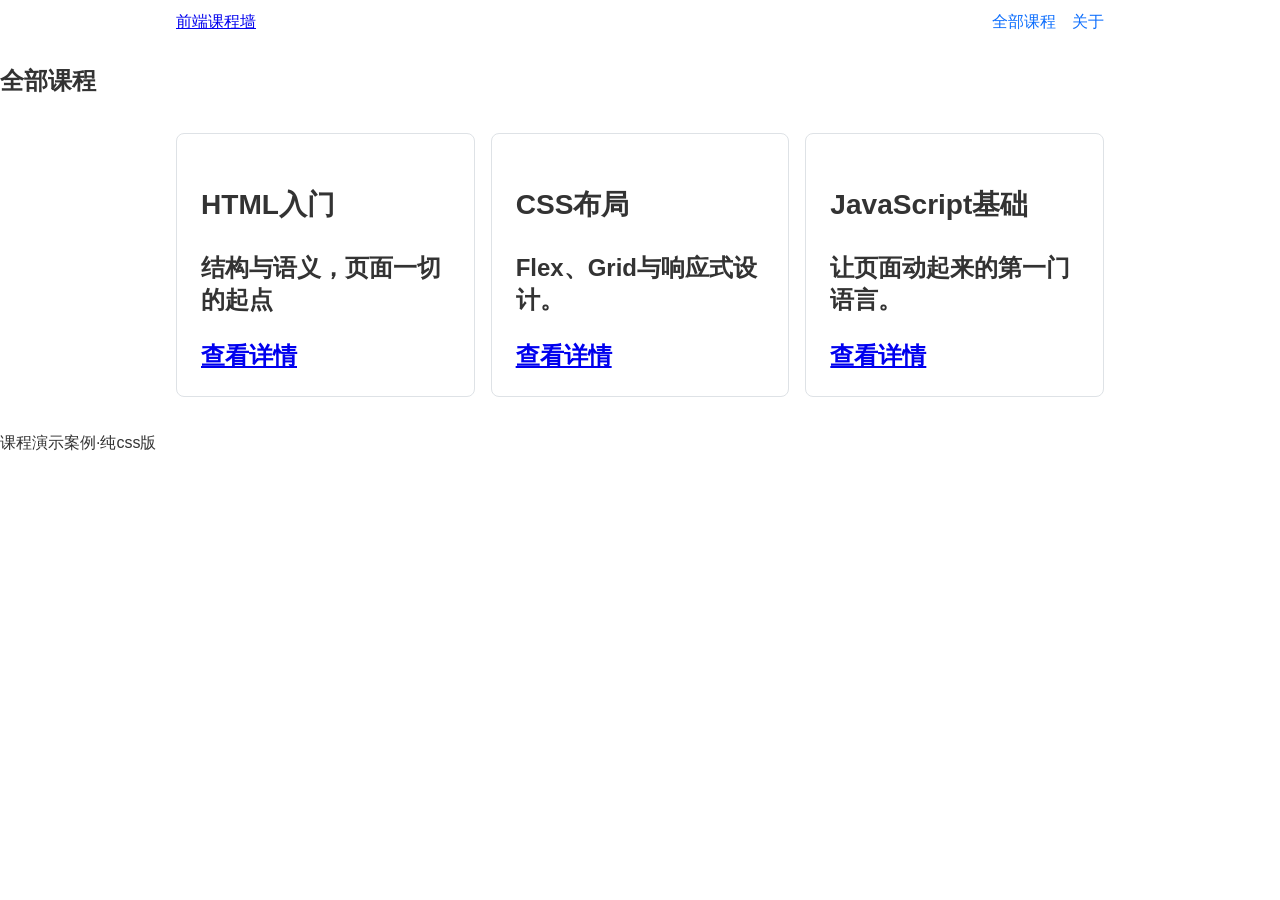
<file: 案例复现/index.html>
<!DOCTYPE html>
<html lang="zh-CN">
    <head>
        <meta charset="UTF-8">
        <meta name="viewport" content="width=device-width,initial-scale=1.0">
        <title>课程展示</title>
        <link rel="stylesheet" href="css/courses.css">
    </head>
    <body>
        <header class="site-header">
            <div class="nav-wrap">
                <a class="logo" href="#">前端课程墙</a>
                <nav class="main-nav">
                    <a href="#courses">全部课程</a>
                    <a href="#about">关于</a>
                </nav>
            </div>
        </header>
        <main>
            <section id="courses">
                <h2>全部课程<h2>
                    <div class="card-grid">
                        <article class="course-card">
                            <h3>HTML入门</h3>
                            <p>结构与语义，页面一切的起点</p>
                            <a href="#">查看详情</a>
                        </article>
                        <article class="course-card">
                            <h3>CSS布局</h3>
                            <p>Flex、Grid与响应式设计。</p>
                            <a href="#">查看详情</a>
                        </article>
                        <article class="course-card">
                            <h3>JavaScript基础</h3>
                            <p>让页面动起来的第一门语言。</p>
                            <a href="#">查看详情</a>
                        </article>
                    </div>
                </section>
        </main>
        <footer><p>课程演示案例·纯css版</p></footer>
    </body>
</html>
</file>
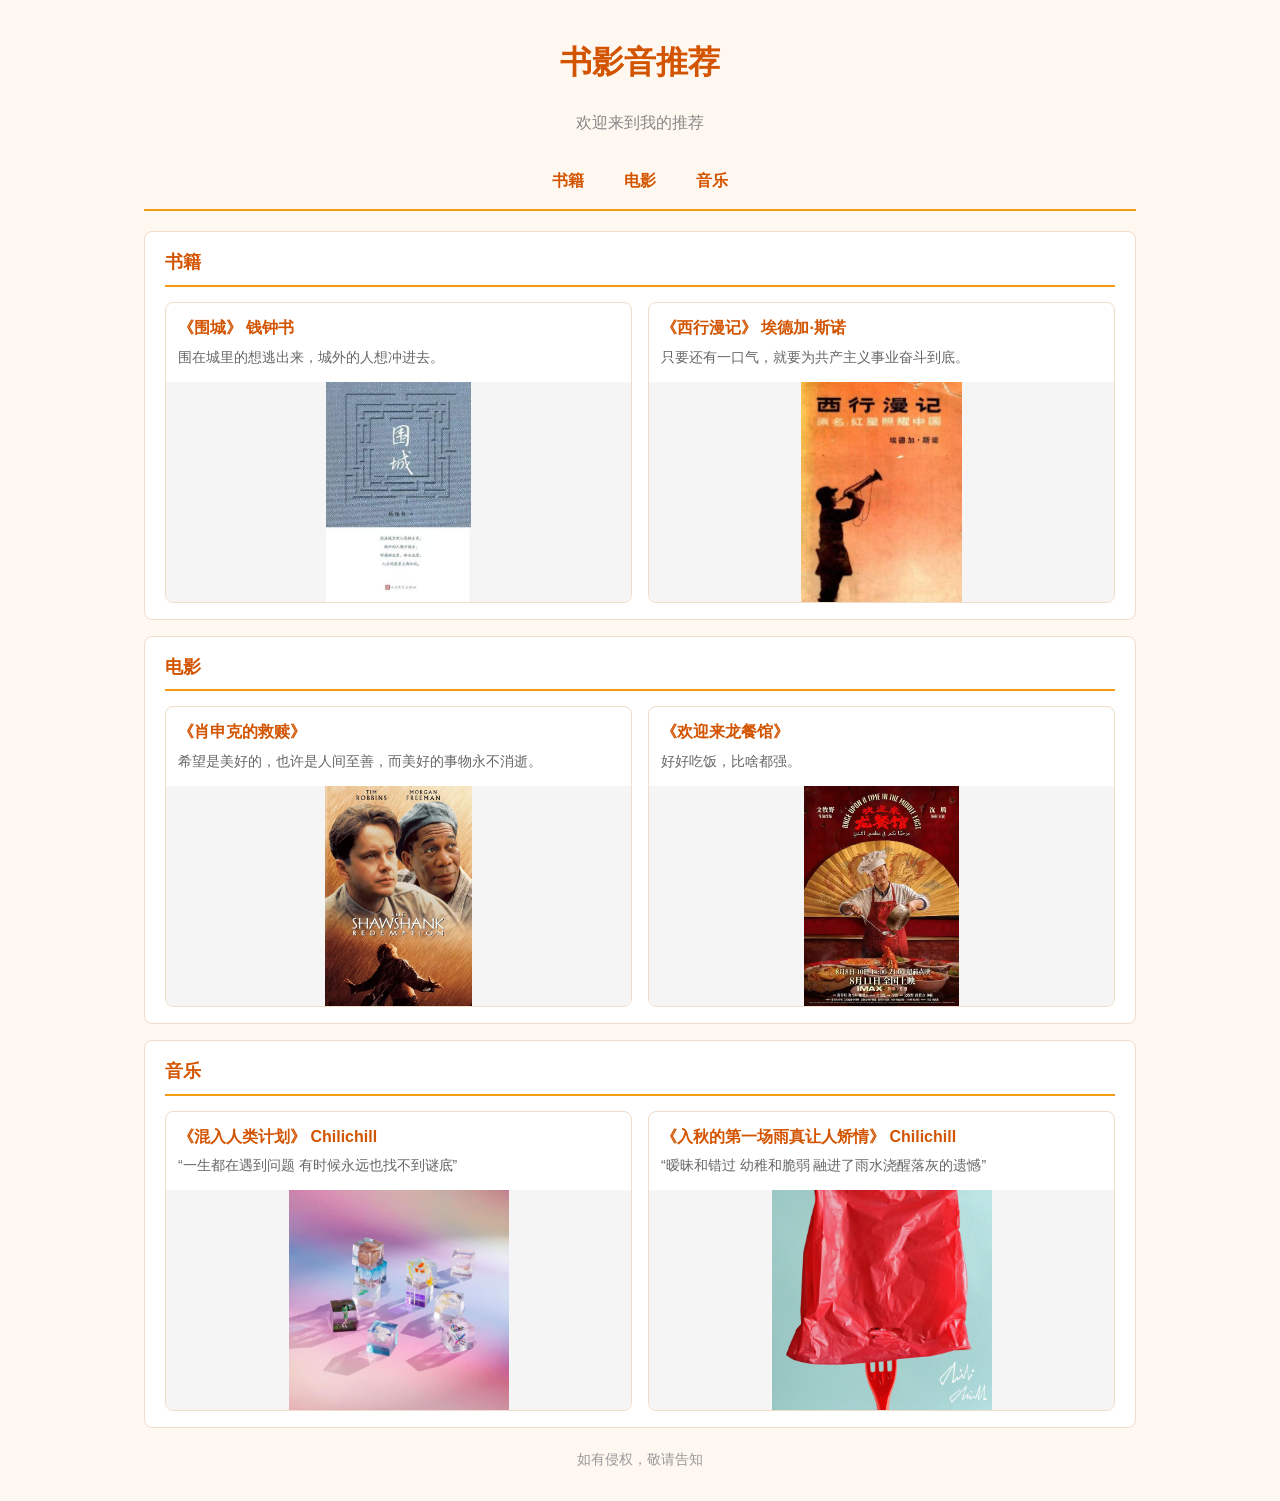
<file: 独立研究/index.html>
<!DOCTYPE html>
<html lang="zh-CN">
<head>
  <meta charset="UTF-8">
  <meta name="viewport" content="width=device-width, initial-scale=1.0">
  <title>书影音推荐</title>
  <link rel="stylesheet" href="css/course.css">
</head>
<body>
  <header>
    <h1>书影音推荐</h1>
    <p>欢迎来到我的推荐</p>
  </header>
  <nav>
    <a href="#book">书籍</a>
    <a href="#film">电影</a>
    <a href="#music">音乐</a>
  </nav>
  <main>
    <section id="book">
      <h2>书籍</h2>
        <div class="card-wall">
          <article class="card">
            <h3>《围城》 钱钟书</h3>
            <p>围在城里的想逃出来，城外的人想冲进去。</p>
            <img src="images/围城.jpg" alt="围城" width="200" height="auto">
          </article>
          <article class="card">
            <h3>《西行漫记》 埃德加·斯诺</h3>
            <p>只要还有一口气，就要为共产主义事业奋斗到底。</p>
            <img src="images/西行漫记.jpg" alt="西行漫记" width="200" height="auto">
          </article>
        </div>
    </section>
    <section id="film">
      <h2>电影</h2>
        <div class="card-wall">
          <article class="card">
            <h3>《肖申克的救赎》</h3>
            <p>希望是美好的，也许是人间至善，而美好的事物永不消逝。</p>
            <img src="images/肖申克的救赎.jpg" alt="肖申克的救赎" width="200" height="auto">
          </article>
          <article class="card">
            <h3>《欢迎来龙餐馆》</h3>
            <p>好好吃饭，比啥都强。</p>
            <img src="images/欢迎来龙餐馆.jpg" alt="欢迎来龙餐馆" width="200" height="auto">
          </article>
        </div>
    </section>
    <section id="music">
      <h2>音乐</h2>
        <div class="card-wall">
            <article class="card">
              <h3>《混入人类计划》 Chilichill</h3>
              <p>“一生都在遇到问题 有时候永远也找不到谜底”</p>
              <img src="images/混入人类计划.jpg" alt="混入人类计划" width="200" height="auto">
            </article>
            <article class="card">
              <h3>《入秋的第一场雨真让人矫情》 Chilichill</h3>
              <p>“暧昧和错过 幼稚和脆弱 融进了雨水浇醒落灰的遗憾”</p>
              <img src="images/入秋的第一场雨真让人矫情.jpg" alt="入秋的第一场雨真让人矫情" width="200" height="auto">
            </article>
        </div>
    </section>
  </main>
  <footer>
    <p>如有侵权，敬请告知</p>
  </footer>
</body>
</html>
</file>
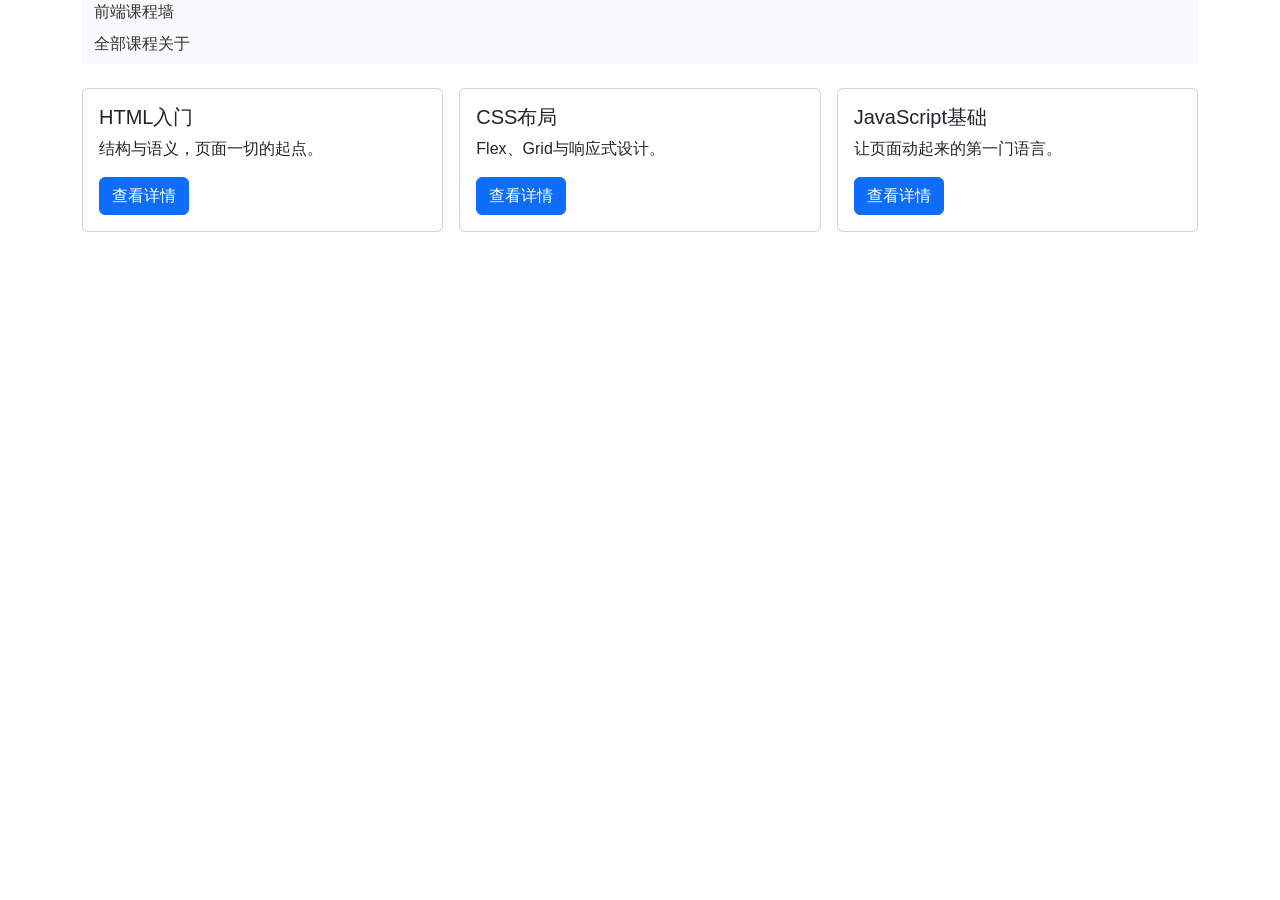
<file: 案例复现/bootstrap.html>
<!DOCTYPE html>
<html lang="zh-CN">
    <head>
        <meta charset="UTF-8">
        <meta name="viewport" content="width=device-width,initial-scale=1.0">
        <title>课程展示</title>
        <link rel="stylesheet" href="https://cdn.jsdelivr.net/npm/bootstrap@5.3.0/dist/css/bootstrap.min.css">
        <link rel="stylesheet" href="css/courses.css">
    </head>
    <body>
        <div class="container">
            <nav class="navbar-expand-md bg-body-tertiary mb-4">
                <div class="container">
                    <a class="navbar-brand" href="#">前端课程墙</a>
                    <div class="navbar-nav">
                        <a class="nav-link active" href="#">全部课程</a>
                        <a class="nav-link" href="#">关于</a>
                    </div>
                </div>
            </nav>
            <div class="row g-3">
                <div class="col-md-6 col-lg-4">
                    <div class="card">
                        <div class="card-body">
                            <h5 class="card-title">HTML入门</h5>
                            <p class="card-text">结构与语义，页面一切的起点。</p>
                            <a href="#" class="btn btn-primary">查看详情</a>
                        </div>
                    </div>
                </div>
                <div class="col-md-6 col-lg-4">
                    <div class="card">
                        <div class="card-body">
                            <h5 class="card-title">CSS布局</h5>
                            <p class="card-text">Flex、Grid与响应式设计。</p>
                            <a href="#" class="btn btn-primary">查看详情</a>
                        </div>
                    </div>
                </div>
                <div class="col-md-6 col-lg-4">
                    <div class="card">
                        <div class="card-body">
                            <h5 class="card-title">JavaScript基础</h5>
                            <p class="card-text">让页面动起来的第一门语言。</p>
                            <a href="#" class="btn btn-primary">查看详情</a>
                        </div>
                    </div>
                </div>
            </div>
        </div>
    </body>
</html>
</file>
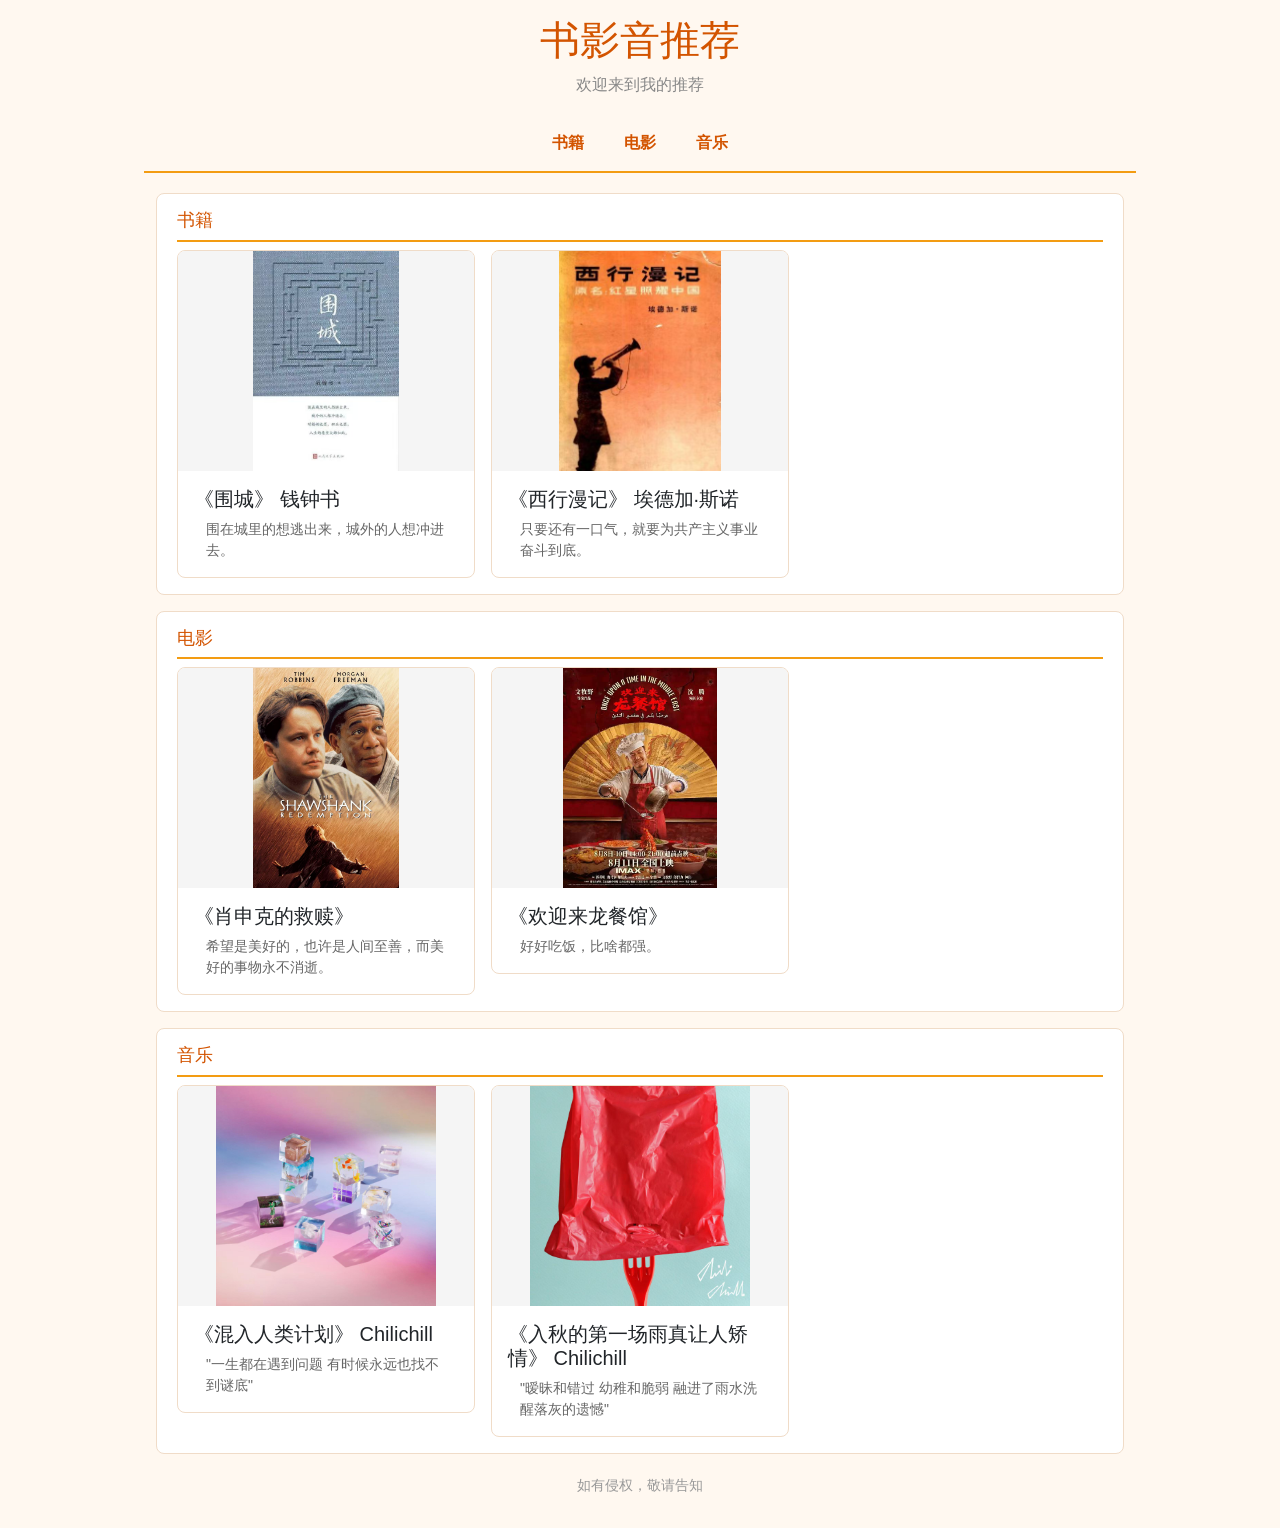
<file: 自主实践/bootstrap.html>
<!DOCTYPE html>
<html lang="zh-CN">
<head>
    <meta charset="UTF-8">
    <meta name="viewport" content="width=device-width, initial-scale=1.0">
    <title>书影音推荐</title>
    <link rel="stylesheet" href="https://cdn.jsdelivr.net/npm/bootstrap@5.3.0/dist/css/bootstrap.min.css">
    <link rel="stylesheet" href="css/course.css">
</head>
<body>
    <header class="container my-header">
        <h1>书影音推荐</h1>
        <p>欢迎来到我的推荐</p>
    </header>
    <nav class="container d-flex flex-wrap my-nav">
        <a href="#book">书籍</a>
        <a href="#film">电影</a>
        <a href="#music">音乐</a>
    </nav>
    <main class="container">
        <section id="book" class="my-section">
            <h2>书籍</h2>
            <div class="row g-3">
                <div class="col-md-6 col-lg-4">
                    <div class="card my-card">
                        <img src="images/围城.jpg" class="card-img-top" alt="围城">
                        <div class="card-body">
                            <h5 class="card-title">《围城》 钱钟书</h5>
                            <p class="card-text">围在城里的想逃出来，城外的人想冲进去。</p>
                        </div>
                    </div>
                </div>
                <div class="col-md-6 col-lg-4">
                    <div class="card my-card">
                        <img src="images/西行漫记.jpg" class="card-img-top" alt="西行漫记">
                        <div class="card-body">
                            <h5 class="card-title">《西行漫记》 埃德加·斯诺</h5>
                            <p class="card-text">只要还有一口气，就要为共产主义事业奋斗到底。</p>
                        </div>
                    </div>
                </div>
            </div>
        </section>
        <section id="film" class="my-section">
            <h2>电影</h2>
            <div class="row g-3">
                <div class="col-md-6 col-lg-4">
                    <div class="card my-card">
                        <img src="images/肖申克的救赎.jpg" class="card-img-top" alt="肖申克的救赎">
                        <div class="card-body">
                            <h5 class="card-title">《肖申克的救赎》</h5>
                            <p class="card-text">希望是美好的，也许是人间至善，而美好的事物永不消逝。</p>
                        </div>
                    </div>
                </div>
                <div class="col-md-6 col-lg-4">
                    <div class="card my-card">
                        <img src="images/欢迎来龙餐馆.jpg" class="card-img-top" alt="欢迎来龙餐馆">
                        <div class="card-body">
                            <h5 class="card-title">《欢迎来龙餐馆》</h5>
                            <p class="card-text">好好吃饭，比啥都强。</p>
                        </div>
                    </div>
                </div>
            </div>
        </section>
        <section id="music" class="my-section">
            <h2>音乐</h2>
            <div class="row g-3">
                <div class="col-md-6 col-lg-4">
                    <div class="card my-card">
                        <img src="images/混入人类计划.jpg" class="card-img-top" alt="混入人类计划">
                        <div class="card-body">
                            <h5 class="card-title">《混入人类计划》 Chilichill</h5>
                            <p class="card-text">"一生都在遇到问题 有时候永远也找不到谜底"</p>
                        </div>
                    </div>
                </div>
                <div class="col-md-6 col-lg-4">
                    <div class="card my-card">
                        <img src="images/入秋的第一场雨真让人矫情.jpg" class="card-img-top" alt="入秋的第一场雨真让人矫情">
                        <div class="card-body">
                            <h5 class="card-title">《入秋的第一场雨真让人矫情》 Chilichill</h5>
                            <p class="card-text">"暧昧和错过 幼稚和脆弱 融进了雨水洗醒落灰的遗憾"</p>
                        </div>
                    </div>
                </div>
            </div>
        </section>
    </main>
    <footer>
        <p>如有侵权，敬请告知</p>
    </footer>
    <script src="https://cdn.jsdelivr.net/npm/bootstrap@5.3.3/dist/js/bootstrap.bundle.min.js"></script>
</body>
</html>
</file>
<file: 案例复现/css/courses.css>
*{
    box-sizing:border-box;
}
body{
    font-family:"Microsoft YaHei",sans-serif;
    margin:0;
    color:#333;
}
.nav-wrap{
    max-width:960px;
    margin:0 auto;
    padding:12px 16px;
    display:flex;
    justify-content:space-between;
    align-items:center;
    flex-wrap:wrap;
    gap:8px;
}
.main-nav{
    display:flex;
    gap:16px;
}
.main-nav a{text-decoration:none;color:#0d6efd;}
.card-grid{
    max-width: 960px;
    margin: 0 auto;
    padding:16px;
    display:grid;
    grid-template-columns: repeat(auto-fit,minmax(260px,1fr));
    gap:16px;
}
.course-card{
    border:1px solid #dee2e6;
    border-radius: 8px;
    padding: 16px;
}
@media (min-width:992px) {
    .course-card{padding: 24px;}
}
.card.card-title{
    color:#0b5ed7;
}
</file>
<file: 独立研究/css/course.css>
*{
  box-sizing: border-box;
}
body{
  font-family: "Microsoft YaHei", "PingFang SC", sans-serif;
  color: #333;
  line-height: 1.6;
  margin: 0 auto;
  max-width: 1024px;
  padding: 16px;
  background-color: #fff8f0;
}
header{
  text-align: center;
  color: #d35400;
}
header p{
  color: #888;
}
nav{
  display: flex;
  justify-content: center;
  gap: 24px;
  flex-wrap: wrap;
  padding: 12px 0;
  border-bottom: 2px solid #f39c12;
  margin-bottom: 20px;
}
nav a{
  color: #d35400;
  text-decoration: none;
  font-weight: bold;
  padding: 4px 8px;
}
nav a:hover{
  color: #e67e22;
}
section{
  background: #fff;
  border: 1px solid #f0dcc8;
  border-radius: 8px;
  padding: 16px 20px;
  margin-bottom: 16px;
}
section h2{
  margin-top: 0;
  padding-bottom: 8px;
  border-bottom: 2px solid #f39c12;
  font-size: 18px;
  color: #d35400;
}
footer{
  text-align: center;
  color: #999;
  font-size: 14px;
  margin-top: 20px;
}
.card-wall{
    display: grid;
    grid-template-columns: repeat(auto-fit, minmax(240px, 1fr));
    gap: 16px;
    margin-top: 12px;
}
.card{
    display: flex;
    flex-direction: column;
    background: #fff;
    border: 1px solid #f0dcc8;
    border-radius: 8px;
    overflow: hidden;
    transition: box-shadow 0.2s;
}
.card:hover{
    box-shadow: 0 4px 12px rgba(0, 0, 0, 0.1);
}
.card img{
    width: 100%;
    height: 220px;
    object-fit: contain;
    background-color: #f5f5f5;
    display: block;
    flex-shrink: 0;
}
.card h3{
    margin: 12px 12px 6px;
    font-size: 16px;
    color: #d35400;
}
.card p{
    margin: 0 12px 14px;
    font-size: 14px;
    color: #666;
    line-height: 1.5;
    flex-grow: 1;
}
.card.card-title{
    color:#0b5ed7;
}
@media (prefers-color-scheme: dark) {
    body {
        background-color: #1a1a1a;
        color: #e0e0e0;
    }
    .my-header {
        color: #ff9f43;
    }
    .my-header p,
    footer {
        color: #999;
    }
    .my-nav a {
        color: #ff9f43;
    }
    .my-nav a:hover {
        color: #ffb76b;
    }
    .my-section {
        background: #2d2d2d;
        border-color: #444;
    }
    .my-section h2 {
        color: #ff9f43;
        border-bottom-color: #666;
    }
    .my-card {
        background: #2d2d2d;
        border-color: #444;
    }
    .my-card .card-title {
        color: #ff9f43;
    }
    .my-card .card-text {
        color: #bbb;
    }
    .my-card img {
        background-color: #444;
    }
}
@media print {
    nav, .my-nav {
        display: none !important;
    }
    footer {
        display: none !important;
    }
    .col-md-6, .col-lg-4 {
        width: 100% !important;
        max-width: 100% !important;
    }
    .my-card {
        background: #fff !important;
        border: 1px solid #999 !important;
        border-radius: 0 !important;
        box-shadow: none !important;
    }
    .my-card img {
        height: 150px !important;
        object-fit: contain !important;
    }
    body {
        font-size: 12px;
        background: #fff !important;
        color: #000 !important;
    }
    .my-section h2 {
        color: #000 !important;
        border-bottom-color: #000 !important;
    }
    .my-section {
        background: #fff !important;
        border: none !important;
    }
}
</file>
<file: 自主实践/css/course.css>
*{
  box-sizing: border-box;
}
body{
  font-family: "Microsoft YaHei", "PingFang SC", sans-serif;
  color: #333;
  line-height: 1.6;
  margin: 0 auto;
  max-width: 1024px;
  padding: 16px;
  background-color: #fff8f0;
}
header{
  text-align: center;
  color: #d35400;
}
header p{
  color: #888;
}
nav{
  display: flex;
  justify-content: center;
  gap: 24px;
  flex-wrap: wrap;
  padding: 12px 0;
  border-bottom: 2px solid #f39c12;
  margin-bottom: 20px;
}
nav a{
  color: #d35400;
  text-decoration: none;
  font-weight: bold;
  padding: 4px 8px;
}
nav a:hover{
  color: #e67e22;
}
section{
  background: #fff;
  border: 1px solid #f0dcc8;
  border-radius: 8px;
  padding: 16px 20px;
  margin-bottom: 16px;
}
section h2{
  margin-top: 0;
  padding-bottom: 8px;
  border-bottom: 2px solid #f39c12;
  font-size: 18px;
  color: #d35400;
}
footer{
  text-align: center;
  color: #999;
  font-size: 14px;
  margin-top: 20px;
}
.card-wall{
    display: grid;
    grid-template-columns: repeat(auto-fit, minmax(240px, 1fr));
    gap: 16px;
    margin-top: 12px;
}
.card{
    display: flex;
    flex-direction: column;
    background: #fff;
    border: 1px solid #f0dcc8;
    border-radius: 8px;
    overflow: hidden;
    transition: box-shadow 0.2s;
}
.card:hover{
    box-shadow: 0 4px 12px rgba(0, 0, 0, 0.1);
}
.card img{
    width: 100%;
    height: 220px;
    object-fit: contain;
    background-color: #f5f5f5;
    display: block;
    flex-shrink: 0;
}
.card h3{
    margin: 12px 12px 6px;
    font-size: 16px;
    color: #d35400;
}
.card p{
    margin: 0 12px 14px;
    font-size: 14px;
    color: #666;
    line-height: 1.5;
    flex-grow: 1;
}
.card.card-title{
    color:#0b5ed7;
}
</file>
